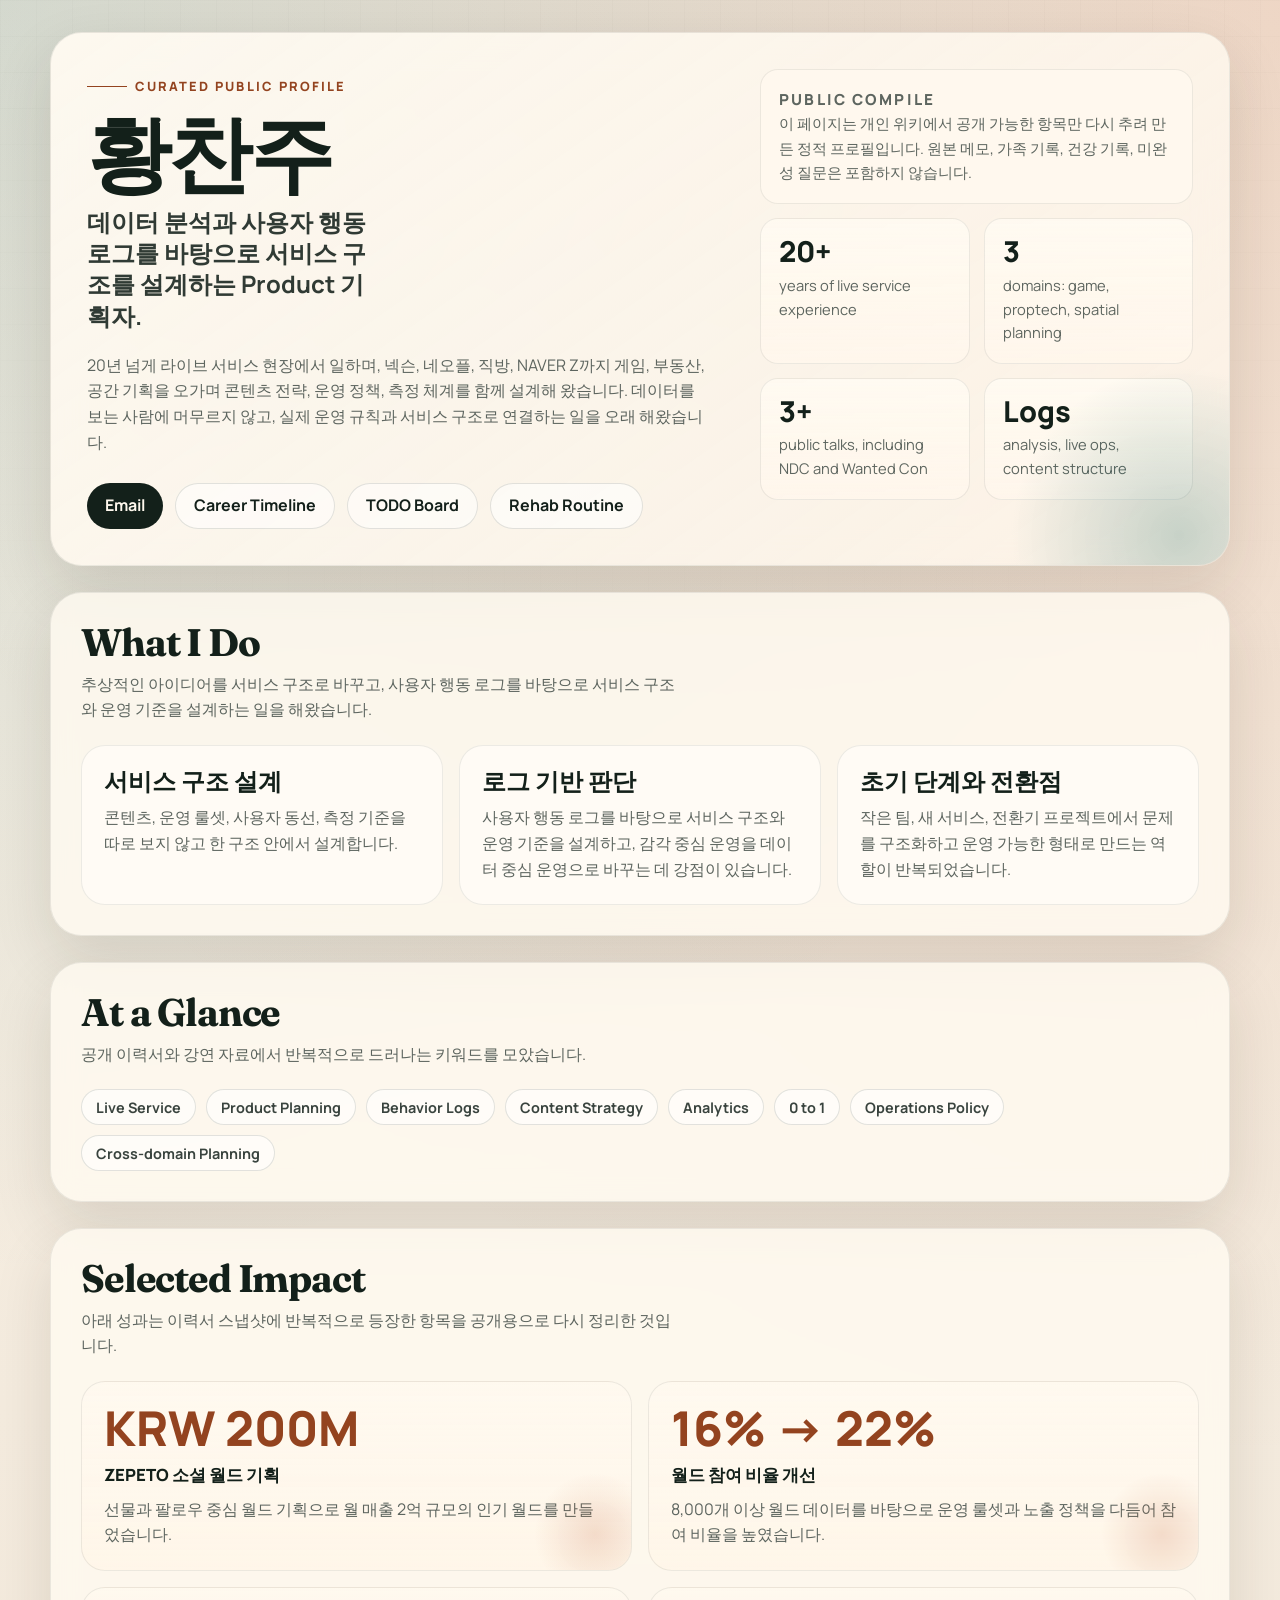
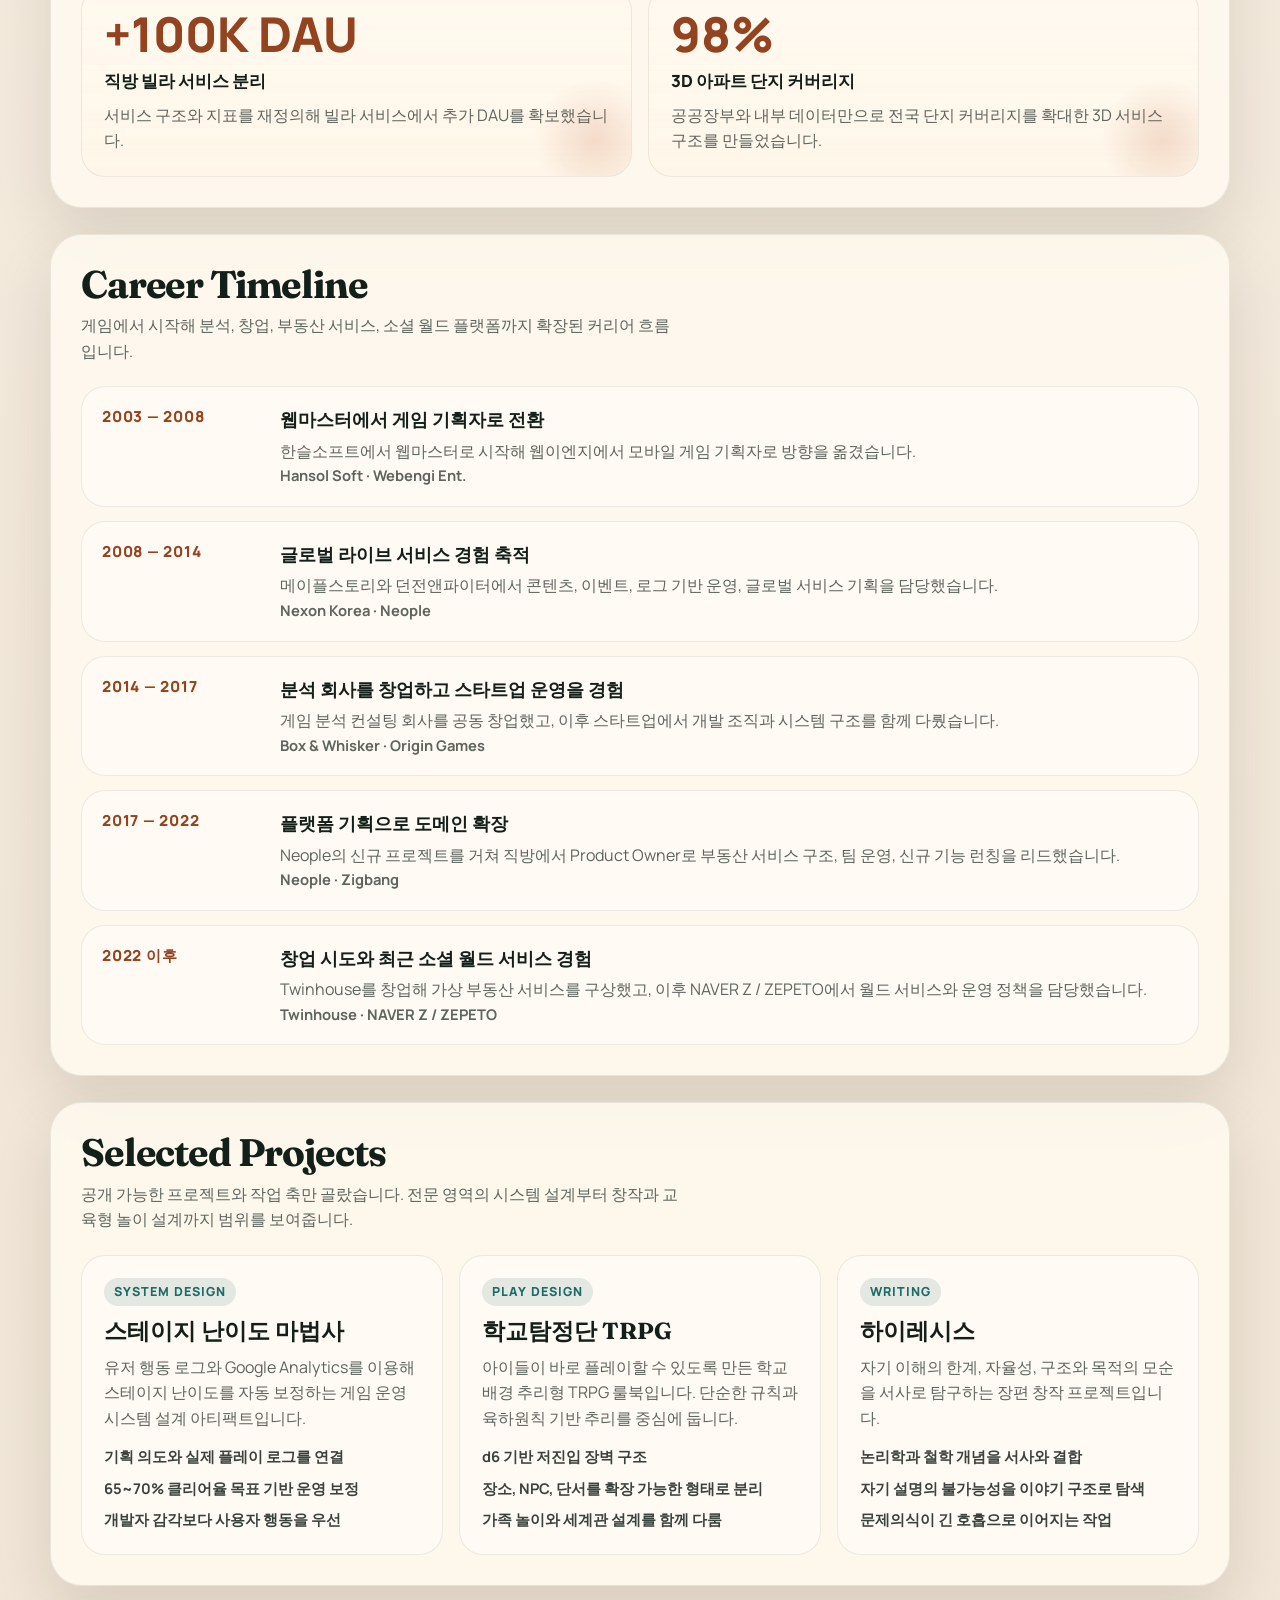
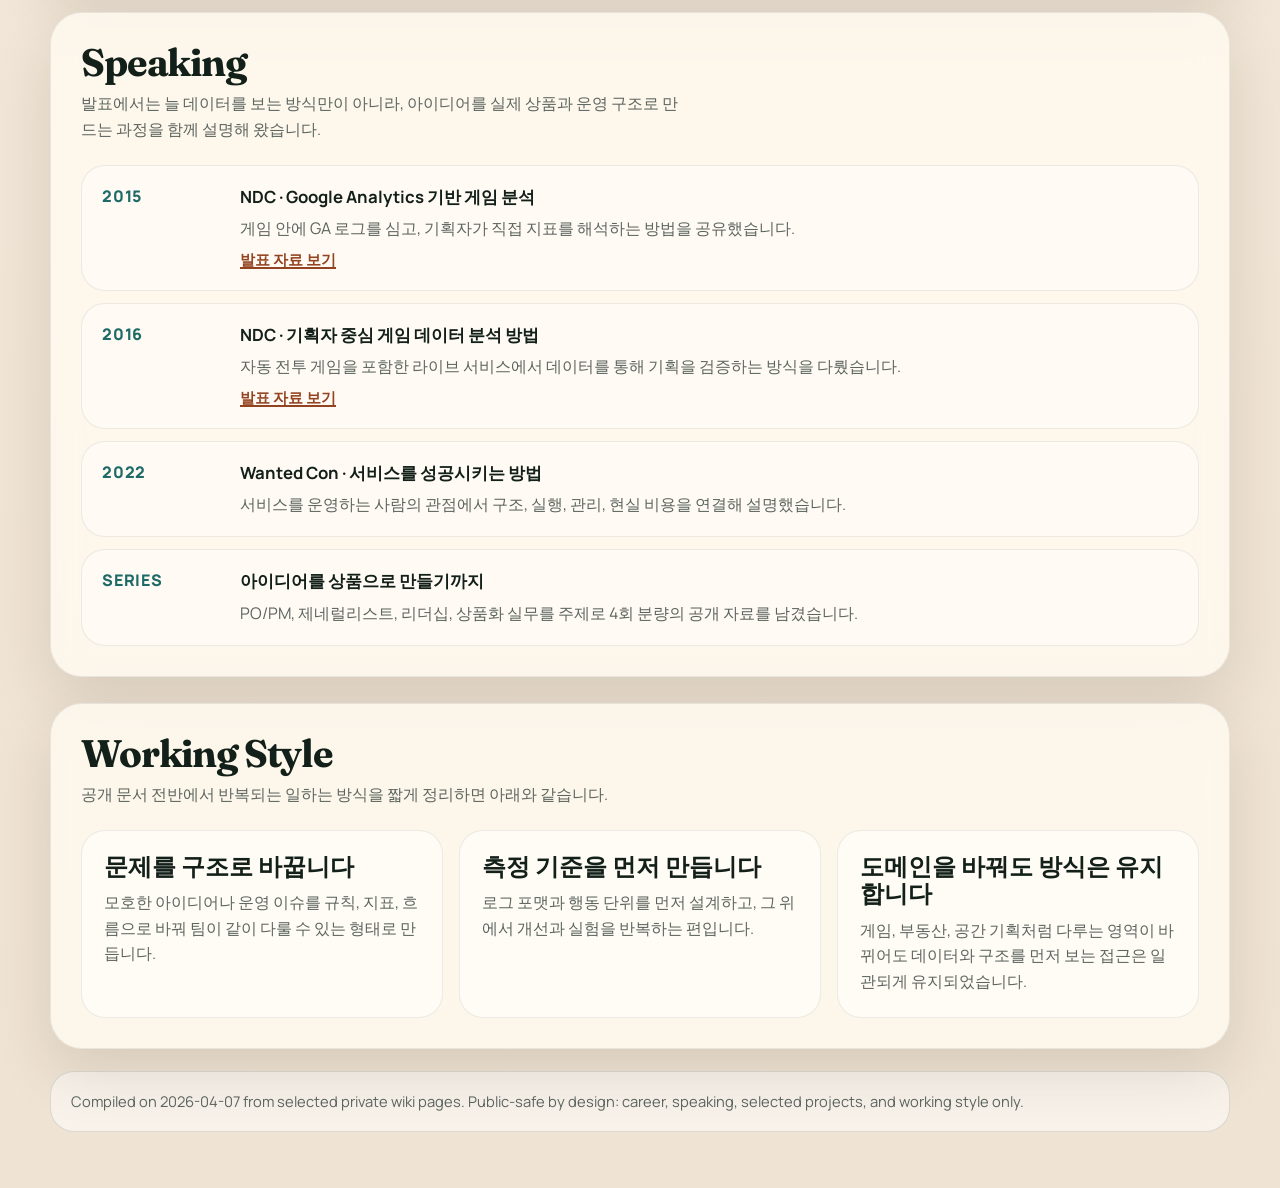
<file: index.html>
<!DOCTYPE html>
<html lang="ko">
  <head>
    <meta charset="UTF-8" />
    <meta name="viewport" content="width=device-width, initial-scale=1.0" />
    <title>황찬주 | Public Profile</title>
    <meta
      name="description"
      content="황찬주의 공개용 프로필 페이지. 20년 넘는 라이브 서비스 경험, 사용자 행동 로그를 바탕으로 서비스 구조와 운영 기준을 설계하는 Product 기획자 소개 페이지."
    />
    <link rel="preconnect" href="https://fonts.googleapis.com" />
    <link rel="preconnect" href="https://fonts.gstatic.com" crossorigin />
    <link
      href="https://fonts.googleapis.com/css2?family=Fraunces:opsz,wght@9..144,600;9..144,700&amp;family=Manrope:wght@400;500;700;800&amp;display=swap"
      rel="stylesheet"
    />
    <link rel="stylesheet" href="styles.css" />
  </head>
  <body>
    <main class="page">
      <header class="hero">
        <section>
          <p class="eyebrow">Curated Public Profile</p>
          <h1>황찬주</h1>
          <p class="hero-subtitle">
            데이터 분석과 사용자 행동 로그를 바탕으로 서비스 구조를 설계하는
            Product 기획자.
          </p>
          <p class="hero-lede">
            20년 넘게 라이브 서비스 현장에서 일하며, 넥슨, 네오플, 직방, NAVER Z까지
            게임, 부동산, 공간 기획을 오가며 콘텐츠 전략, 운영 정책, 측정 체계를
            함께 설계해 왔습니다.
            데이터를 보는 사람에 머무르지 않고, 실제 운영 규칙과 서비스 구조로
            연결하는 일을 오래 해왔습니다.
          </p>
          <div class="hero-actions">
            <a class="button" href="mailto:skaparty@gmail.com">Email</a>
            <a class="ghost-button" href="#career">Career Timeline</a>
            <a class="ghost-button" href="./tasks.html">TODO Board</a>
            <a class="ghost-button" href="./rehab.html">Rehab Routine</a>
          </div>
        </section>

        <aside class="hero-side">
          <section class="hero-note">
            <p class="hero-note-label">Public Compile</p>
            <p>
              이 페이지는 개인 위키에서 공개 가능한 항목만 다시 추려 만든 정적
              프로필입니다. 원본 메모, 가족 기록, 건강 기록, 미완성 질문은
              포함하지 않습니다.
            </p>
          </section>

          <div class="glance-grid">
            <article class="stat-card">
              <p class="stat-value">20+</p>
              <p class="stat-label">years of live service experience</p>
            </article>
            <article class="stat-card">
              <p class="stat-value">3</p>
              <p class="stat-label">domains: game, proptech, spatial planning</p>
            </article>
            <article class="stat-card">
              <p class="stat-value">3+</p>
              <p class="stat-label">public talks, including NDC and Wanted Con</p>
            </article>
            <article class="stat-card">
              <p class="stat-value">Logs</p>
              <p class="stat-label">analysis, live ops, content structure</p>
            </article>
          </div>
        </aside>
      </header>

      <section class="section">
        <div class="section-heading">
          <h2>What I Do</h2>
          <p>
            추상적인 아이디어를 서비스 구조로 바꾸고, 사용자 행동 로그를 바탕으로
            서비스 구조와 운영 기준을 설계하는 일을 해왔습니다.
          </p>
        </div>

        <div class="card-grid">
          <article class="card">
            <h3>서비스 구조 설계</h3>
            <p>
              콘텐츠, 운영 룰셋, 사용자 동선, 측정 기준을 따로 보지 않고 한
              구조 안에서 설계합니다.
            </p>
          </article>
          <article class="card">
            <h3>로그 기반 판단</h3>
            <p>
              사용자 행동 로그를 바탕으로 서비스 구조와 운영 기준을 설계하고,
              감각 중심 운영을 데이터 중심 운영으로 바꾸는 데 강점이 있습니다.
            </p>
          </article>
          <article class="card">
            <h3>초기 단계와 전환점</h3>
            <p>
              작은 팀, 새 서비스, 전환기 프로젝트에서 문제를 구조화하고 운영
              가능한 형태로 만드는 역할이 반복되었습니다.
            </p>
          </article>
        </div>
      </section>

      <section class="section">
        <div class="section-heading">
          <h2>At a Glance</h2>
          <p>
            공개 이력서와 강연 자료에서 반복적으로 드러나는 키워드를 모았습니다.
          </p>
        </div>
        <div class="pill-row">
          <span class="pill">Live Service</span>
          <span class="pill">Product Planning</span>
          <span class="pill">Behavior Logs</span>
          <span class="pill">Content Strategy</span>
          <span class="pill">Analytics</span>
          <span class="pill">0 to 1</span>
          <span class="pill">Operations Policy</span>
          <span class="pill">Cross-domain Planning</span>
        </div>
      </section>

      <section class="section">
        <div class="section-heading">
          <h2>Selected Impact</h2>
          <p>
            아래 성과는 이력서 스냅샷에 반복적으로 등장한 항목을 공개용으로
            다시 정리한 것입니다.
          </p>
        </div>

        <div class="impact-grid">
          <article class="impact-card">
            <p class="impact-number">KRW 200M</p>
            <p class="impact-title">ZEPETO 소셜 월드 기획</p>
            <p class="impact-copy">
              선물과 팔로우 중심 월드 기획으로 월 매출 2억 규모의 인기 월드를
              만들었습니다.
            </p>
          </article>
          <article class="impact-card">
            <p class="impact-number">16% → 22%</p>
            <p class="impact-title">월드 참여 비율 개선</p>
            <p class="impact-copy">
              8,000개 이상 월드 데이터를 바탕으로 운영 룰셋과 노출 정책을
              다듬어 참여 비율을 높였습니다.
            </p>
          </article>
          <article class="impact-card">
            <p class="impact-number">+100K DAU</p>
            <p class="impact-title">직방 빌라 서비스 분리</p>
            <p class="impact-copy">
              서비스 구조와 지표를 재정의해 빌라 서비스에서 추가 DAU를
              확보했습니다.
            </p>
          </article>
          <article class="impact-card">
            <p class="impact-number">98%</p>
            <p class="impact-title">3D 아파트 단지 커버리지</p>
            <p class="impact-copy">
              공공장부와 내부 데이터만으로 전국 단지 커버리지를 확대한 3D
              서비스 구조를 만들었습니다.
            </p>
          </article>
        </div>
      </section>

      <section class="section" id="career">
        <div class="section-heading">
          <h2>Career Timeline</h2>
          <p>
            게임에서 시작해 분석, 창업, 부동산 서비스, 소셜 월드 플랫폼까지
            확장된 커리어 흐름입니다.
          </p>
        </div>

        <div class="timeline">
          <article class="timeline-item">
            <div class="timeline-year">2003 — 2008</div>
            <div class="timeline-content">
              <h3>웹마스터에서 게임 기획자로 전환</h3>
              <p>
                한슬소프트에서 웹마스터로 시작해 웹이엔지에서 모바일 게임
                기획자로 방향을 옮겼습니다.
              </p>
              <p class="timeline-meta">Hansol Soft · Webengi Ent.</p>
            </div>
          </article>

          <article class="timeline-item">
            <div class="timeline-year">2008 — 2014</div>
            <div class="timeline-content">
              <h3>글로벌 라이브 서비스 경험 축적</h3>
              <p>
                메이플스토리와 던전앤파이터에서 콘텐츠, 이벤트, 로그 기반 운영,
                글로벌 서비스 기획을 담당했습니다.
              </p>
              <p class="timeline-meta">Nexon Korea · Neople</p>
            </div>
          </article>

          <article class="timeline-item">
            <div class="timeline-year">2014 — 2017</div>
            <div class="timeline-content">
              <h3>분석 회사를 창업하고 스타트업 운영을 경험</h3>
              <p>
                게임 분석 컨설팅 회사를 공동 창업했고, 이후 스타트업에서 개발
                조직과 시스템 구조를 함께 다뤘습니다.
              </p>
              <p class="timeline-meta">Box &amp; Whisker · Origin Games</p>
            </div>
          </article>

          <article class="timeline-item">
            <div class="timeline-year">2017 — 2022</div>
            <div class="timeline-content">
              <h3>플랫폼 기획으로 도메인 확장</h3>
              <p>
                Neople의 신규 프로젝트를 거쳐 직방에서 Product Owner로 부동산
                서비스 구조, 팀 운영, 신규 기능 런칭을 리드했습니다.
              </p>
              <p class="timeline-meta">Neople · Zigbang</p>
            </div>
          </article>

          <article class="timeline-item">
            <div class="timeline-year">2022 이후</div>
            <div class="timeline-content">
              <h3>창업 시도와 최근 소셜 월드 서비스 경험</h3>
              <p>
                Twinhouse를 창업해 가상 부동산 서비스를 구상했고, 이후 NAVER Z
                / ZEPETO에서 월드 서비스와 운영 정책을 담당했습니다.
              </p>
              <p class="timeline-meta">Twinhouse · NAVER Z / ZEPETO</p>
            </div>
          </article>
        </div>
      </section>

      <section class="section">
        <div class="section-heading">
          <h2>Selected Projects</h2>
          <p>
            공개 가능한 프로젝트와 작업 축만 골랐습니다. 전문 영역의 시스템
            설계부터 창작과 교육형 놀이 설계까지 범위를 보여줍니다.
          </p>
        </div>

        <div class="project-grid">
          <article class="project-card">
            <span class="project-tag">System Design</span>
            <h3>스테이지 난이도 마법사</h3>
            <p>
              유저 행동 로그와 Google Analytics를 이용해 스테이지 난이도를
              자동 보정하는 게임 운영 시스템 설계 아티팩트입니다.
            </p>
            <div class="project-points">
              <span>기획 의도와 실제 플레이 로그를 연결</span>
              <span>65~70% 클리어율 목표 기반 운영 보정</span>
              <span>개발자 감각보다 사용자 행동을 우선</span>
            </div>
          </article>

          <article class="project-card">
            <span class="project-tag">Play Design</span>
            <h3>학교탐정단 TRPG</h3>
            <p>
              아이들이 바로 플레이할 수 있도록 만든 학교 배경 추리형 TRPG
              룰북입니다. 단순한 규칙과 육하원칙 기반 추리를 중심에 둡니다.
            </p>
            <div class="project-points">
              <span>d6 기반 저진입 장벽 구조</span>
              <span>장소, NPC, 단서를 확장 가능한 형태로 분리</span>
              <span>가족 놀이와 세계관 설계를 함께 다룸</span>
            </div>
          </article>

          <article class="project-card">
            <span class="project-tag">Writing</span>
            <h3>하이레시스</h3>
            <p>
              자기 이해의 한계, 자율성, 구조와 목적의 모순을 서사로 탐구하는
              장편 창작 프로젝트입니다.
            </p>
            <div class="project-points">
              <span>논리학과 철학 개념을 서사와 결합</span>
              <span>자기 설명의 불가능성을 이야기 구조로 탐색</span>
              <span>문제의식이 긴 호흡으로 이어지는 작업</span>
            </div>
          </article>
        </div>
      </section>

      <section class="section">
        <div class="section-heading">
          <h2>Speaking</h2>
          <p>
            발표에서는 늘 데이터를 보는 방식만이 아니라, 아이디어를 실제
            상품과 운영 구조로 만드는 과정을 함께 설명해 왔습니다.
          </p>
        </div>

        <div class="speaking-list">
          <article class="speaking-item">
            <div class="speaking-year">2015</div>
            <div>
              <h3>NDC · Google Analytics 기반 게임 분석</h3>
              <p>
                게임 안에 GA 로그를 심고, 기획자가 직접 지표를 해석하는 방법을
                공유했습니다.
              </p>
              <p class="timeline-meta">
                <a href="https://ndcreplay.nexon.com/NDC2015/sessions/NDC2015_0040.html#k%5B%5D=%ED%99%A9%EC%B0%AC%EC%A3%BC" target="_blank" rel="noreferrer">
                  발표 자료 보기
                </a>
              </p>
            </div>
          </article>

          <article class="speaking-item">
            <div class="speaking-year">2016</div>
            <div>
              <h3>NDC · 기획자 중심 게임 데이터 분석 방법</h3>
              <p>
                자동 전투 게임을 포함한 라이브 서비스에서 데이터를 통해 기획을
                검증하는 방식을 다뤘습니다.
              </p>
              <p class="timeline-meta">
                <a href="https://ndcreplay.nexon.com/NDC2016/sessions/NDC2016_0013.html#k%5B%5D=%ED%99%A9%EC%B0%AC%EC%A3%BC" target="_blank" rel="noreferrer">
                  발표 자료 보기
                </a>
              </p>
            </div>
          </article>

          <article class="speaking-item">
            <div class="speaking-year">2022</div>
            <div>
              <h3>Wanted Con · 서비스를 성공시키는 방법</h3>
              <p>
                서비스를 운영하는 사람의 관점에서 구조, 실행, 관리, 현실 비용을
                연결해 설명했습니다.
              </p>
            </div>
          </article>

          <article class="speaking-item">
            <div class="speaking-year">Series</div>
            <div>
              <h3>아이디어를 상품으로 만들기까지</h3>
              <p>
                PO/PM, 제네럴리스트, 리더십, 상품화 실무를 주제로 4회 분량의
                공개 자료를 남겼습니다.
              </p>
            </div>
          </article>
        </div>
      </section>

      <section class="section">
        <div class="section-heading">
          <h2>Working Style</h2>
          <p>
            공개 문서 전반에서 반복되는 일하는 방식을 짧게 정리하면 아래와
            같습니다.
          </p>
        </div>

        <div class="card-grid">
          <article class="card">
            <h3>문제를 구조로 바꿉니다</h3>
            <p>
              모호한 아이디어나 운영 이슈를 규칙, 지표, 흐름으로 바꿔 팀이 같이
              다룰 수 있는 형태로 만듭니다.
            </p>
          </article>
          <article class="card">
            <h3>측정 기준을 먼저 만듭니다</h3>
            <p>
              로그 포맷과 행동 단위를 먼저 설계하고, 그 위에서 개선과 실험을
              반복하는 편입니다.
            </p>
          </article>
          <article class="card">
            <h3>도메인을 바꿔도 방식은 유지합니다</h3>
            <p>
              게임, 부동산, 공간 기획처럼 다루는 영역이 바뀌어도 데이터와 구조를 먼저
              보는 접근은 일관되게 유지되었습니다.
            </p>
          </article>
        </div>
      </section>

      <footer class="footer-note">
        Compiled on 2026-04-07 from selected private wiki pages. Public-safe
        by design: career, speaking, selected projects, and working style only.
      </footer>
    </main>
  </body>
</html>
</file>
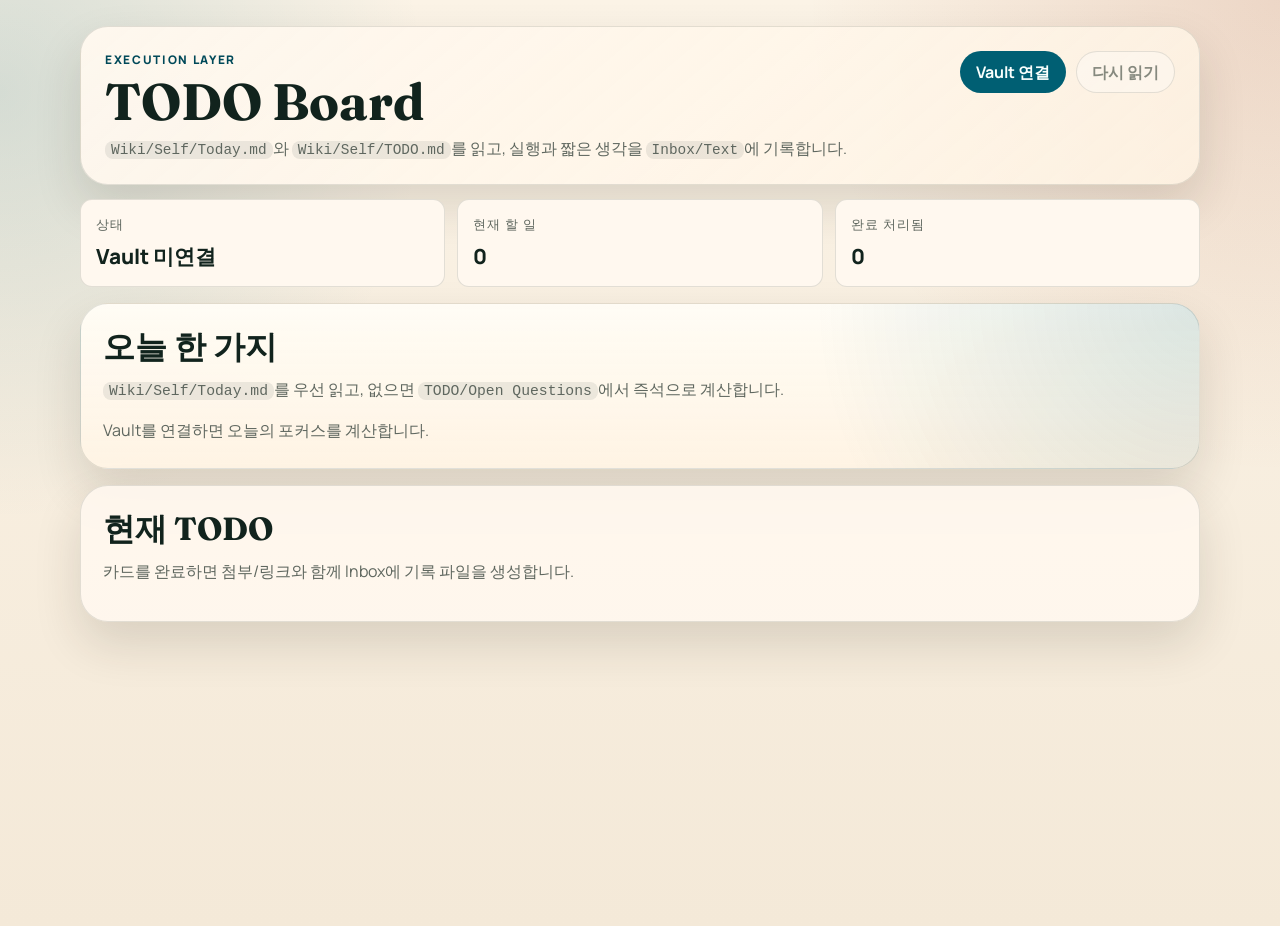
<file: tasks.html>
<!DOCTYPE html>
<html lang="ko">
  <head>
    <meta charset="UTF-8" />
    <meta name="viewport" content="width=device-width, initial-scale=1.0" />
    <title>Loglife TODO Board</title>
    <meta
      name="description"
      content="Wiki/Self/Today.md와 Wiki/Self/TODO.md를 읽고 실행과 짧은 생각을 Inbox/Text에 기록하는 개인 실행 보드"
    />
    <link rel="preconnect" href="https://fonts.googleapis.com" />
    <link rel="preconnect" href="https://fonts.gstatic.com" crossorigin />
    <link
      href="https://fonts.googleapis.com/css2?family=Fraunces:opsz,wght@9..144,600&family=Manrope:wght@400;500;700;800&display=swap"
      rel="stylesheet"
    />
    <link rel="stylesheet" href="./tasks.css" />
  </head>
  <body>
    <main class="todo-page">
      <header class="top">
        <div>
          <p class="eyebrow">Execution Layer</p>
          <h1>TODO Board</h1>
          <p class="subtitle">
            <code>Wiki/Self/Today.md</code>와 <code>Wiki/Self/TODO.md</code>를 읽고,
            실행과 짧은 생각을 <code>Inbox/Text</code>에 기록합니다.
          </p>
        </div>
        <div class="actions">
          <button id="connect-btn" class="btn primary">Vault 연결</button>
          <button id="reload-btn" class="btn ghost" disabled>다시 읽기</button>
        </div>
      </header>

      <section class="status-panel">
        <article>
          <p class="label">상태</p>
          <p id="status-text" class="value">Vault 미연결</p>
        </article>
        <article>
          <p class="label">현재 할 일</p>
          <p id="open-count" class="value">0</p>
        </article>
        <article>
          <p class="label">완료 처리됨</p>
          <p id="done-count" class="value">0</p>
        </article>
      </section>

      <section class="focus-board">
        <div class="board-head">
          <h2>오늘 한 가지</h2>
          <p>
            <code>Wiki/Self/Today.md</code>를 우선 읽고, 없으면
            <code>TODO/Open Questions</code>에서 즉석으로 계산합니다.
          </p>
        </div>
        <div id="today-focus-card" class="today-focus-card">
          <p class="empty">Vault를 연결하면 오늘의 포커스를 계산합니다.</p>
        </div>
      </section>

      <section class="board">
        <div class="board-head">
          <h2>현재 TODO</h2>
          <p>카드를 완료하면 첨부/링크와 함께 Inbox에 기록 파일을 생성합니다.</p>
        </div>
        <div id="task-list" class="task-list"></div>
      </section>
    </main>

    <dialog id="complete-dialog" class="dialog">
      <form id="complete-form" method="dialog">
        <h3>완료 처리</h3>
        <p id="dialog-task-text" class="dialog-task"></p>

        <label>
          완료 메모
          <textarea
            id="done-note"
            rows="4"
            placeholder="무엇을 했는지 짧게 적으세요"
          ></textarea>
        </label>

        <label>
          첨부 링크 (한 줄에 하나)
          <textarea
            id="done-links"
            rows="3"
            placeholder="https://example.com"
          ></textarea>
        </label>

        <label>
          파일 첨부
          <input id="done-files" type="file" multiple />
        </label>

        <p class="hint">
          저장 시 <code>Inbox/Text/web-todo-complete-*.md</code> 파일이 생기고, 첨부
          파일은 <code>Inbox/Text/attachments</code>로 복사됩니다.
        </p>

        <div class="dialog-actions">
          <button type="button" id="cancel-complete" class="btn ghost">취소</button>
          <button type="submit" class="btn primary">완료 저장</button>
        </div>
      </form>
    </dialog>

    <dialog id="today-note-dialog" class="dialog">
      <form id="today-note-form" method="dialog">
        <h3>짧은 생각 저장</h3>
        <p id="today-dialog-focus-text" class="dialog-task"></p>

        <label>
          짧은 생각
          <textarea
            id="today-note"
            rows="5"
            placeholder="오늘 떠오른 생각, 관찰, 다음 질문을 짧게 적으세요"
          ></textarea>
        </label>

        <label>
          첨부 링크 (한 줄에 하나)
          <textarea
            id="today-links"
            rows="3"
            placeholder="https://example.com"
          ></textarea>
        </label>

        <label>
          파일 첨부
          <input id="today-files" type="file" multiple />
        </label>

        <p class="hint">
          저장 시 <code>Inbox/Text/web-today-note-*.md</code> 파일이 생기고, 첨부
          파일은 <code>Inbox/Text/attachments</code>로 복사됩니다.
        </p>

        <div class="dialog-actions">
          <button type="button" id="cancel-today-note" class="btn ghost">취소</button>
          <button type="submit" class="btn primary">생각 저장</button>
        </div>
      </form>
    </dialog>

    <script type="module" src="./tasks.js"></script>
  </body>
</html>
</file>
<file: styles.css>
:root {
  --paper: #f4ecdf;
  --panel: rgba(255, 250, 241, 0.82);
  --panel-strong: #fff8ee;
  --ink: #13201a;
  --muted: #5d655f;
  --line: rgba(19, 32, 26, 0.12);
  --accent: #bf5d31;
  --accent-strong: #93431f;
  --accent-soft: rgba(191, 93, 49, 0.12);
  --teal: #1e6a67;
  --teal-soft: rgba(30, 106, 103, 0.12);
  --shadow: 0 24px 60px rgba(39, 34, 20, 0.12);
  --radius-xl: 32px;
  --radius-lg: 24px;
  --radius-md: 18px;
  --max-width: 1180px;
}

* {
  box-sizing: border-box;
}

html {
  scroll-behavior: smooth;
}

body {
  margin: 0;
  min-height: 100vh;
  color: var(--ink);
  background:
    radial-gradient(circle at top left, rgba(30, 106, 103, 0.16), transparent 28%),
    radial-gradient(circle at top right, rgba(191, 93, 49, 0.18), transparent 32%),
    linear-gradient(180deg, #f8f1e6 0%, #f2e8da 48%, #efe3d3 100%);
  font-family: "Manrope", "Avenir Next", "Segoe UI", sans-serif;
  line-height: 1.6;
}

body::before {
  content: "";
  position: fixed;
  inset: 0;
  pointer-events: none;
  background:
    linear-gradient(rgba(19, 32, 26, 0.035) 1px, transparent 1px),
    linear-gradient(90deg, rgba(19, 32, 26, 0.035) 1px, transparent 1px);
  background-size: 36px 36px;
  mask-image: linear-gradient(180deg, rgba(0, 0, 0, 0.32), transparent 88%);
}

a {
  color: inherit;
}

.page {
  position: relative;
  width: min(calc(100% - 40px), var(--max-width));
  margin: 0 auto;
  padding: 32px 0 56px;
}

.hero {
  position: relative;
  overflow: hidden;
  display: grid;
  grid-template-columns: minmax(0, 1.35fr) minmax(280px, 0.9fr);
  gap: 24px;
  padding: 36px;
  border: 1px solid rgba(19, 32, 26, 0.08);
  border-radius: var(--radius-xl);
  background: linear-gradient(145deg, rgba(255, 250, 241, 0.94), rgba(255, 247, 236, 0.78));
  box-shadow: var(--shadow);
  backdrop-filter: blur(16px);
}

.hero::after {
  content: "";
  position: absolute;
  right: -120px;
  bottom: -140px;
  width: 340px;
  height: 340px;
  border-radius: 999px;
  background: radial-gradient(circle, rgba(30, 106, 103, 0.24) 0%, rgba(30, 106, 103, 0) 70%);
}

.eyebrow {
  display: inline-flex;
  align-items: center;
  gap: 8px;
  margin: 0 0 18px;
  color: var(--accent-strong);
  font-size: 0.8rem;
  font-weight: 800;
  letter-spacing: 0.16em;
  text-transform: uppercase;
}

.eyebrow::before {
  content: "";
  display: inline-block;
  width: 40px;
  height: 1px;
  background: currentColor;
}

.hero h1,
.section-heading h2 {
  margin: 0;
  font-family: "Fraunces", "Iowan Old Style", Georgia, serif;
  font-weight: 700;
  letter-spacing: -0.03em;
}

.hero h1 {
  font-size: clamp(3rem, 7vw, 5.25rem);
  line-height: 0.92;
}

.hero-subtitle {
  max-width: 18ch;
  margin: 14px 0 0;
  color: rgba(19, 32, 26, 0.88);
  font-size: clamp(1.15rem, 2vw, 1.5rem);
  font-weight: 700;
  line-height: 1.3;
}

.hero-lede {
  max-width: 62ch;
  margin: 22px 0 0;
  color: var(--muted);
  font-size: 1rem;
}

.hero-actions {
  display: flex;
  flex-wrap: wrap;
  gap: 12px;
  margin-top: 28px;
}

.button,
.ghost-button {
  display: inline-flex;
  align-items: center;
  justify-content: center;
  min-height: 46px;
  padding: 0 18px;
  cursor: pointer;
  border-radius: 999px;
  font: inherit;
  font-weight: 700;
  text-decoration: none;
}

.button {
  border: 0;
  background: var(--ink);
  color: #fff8ee;
}

.ghost-button {
  border: 1px solid var(--line);
  background: rgba(255, 255, 255, 0.55);
}

.hero-side {
  position: relative;
  display: grid;
  gap: 14px;
  align-content: start;
}

.hero-note {
  padding: 18px;
  border-radius: var(--radius-md);
  background: var(--panel-strong);
  border: 1px solid rgba(19, 32, 26, 0.08);
}

.hero-note-label {
  margin: 0 0 8px;
  color: var(--accent-strong);
  font-size: 0.75rem;
  font-weight: 800;
  letter-spacing: 0.14em;
  text-transform: uppercase;
}

.hero-note p {
  margin: 0;
  color: var(--muted);
  font-size: 0.95rem;
}

.glance-grid {
  display: grid;
  grid-template-columns: repeat(2, minmax(0, 1fr));
  gap: 14px;
}

.stat-card {
  padding: 18px;
  border: 1px solid rgba(19, 32, 26, 0.08);
  border-radius: var(--radius-md);
  background: linear-gradient(180deg, rgba(255, 250, 241, 0.96), rgba(255, 247, 236, 0.8));
}

.stat-value {
  margin: 0;
  font-size: 1.8rem;
  font-weight: 800;
  line-height: 1;
}

.stat-label {
  margin: 8px 0 0;
  color: var(--muted);
  font-size: 0.92rem;
}

.section {
  margin-top: 26px;
  padding: 30px;
  border: 1px solid rgba(19, 32, 26, 0.08);
  border-radius: var(--radius-xl);
  background: var(--panel);
  box-shadow: var(--shadow);
  backdrop-filter: blur(14px);
}

.section-heading {
  display: grid;
  gap: 10px;
  margin-bottom: 22px;
}

.section-heading p {
  max-width: 60ch;
  margin: 0;
  color: var(--muted);
}

.section-heading h2 {
  font-size: clamp(2rem, 3vw, 3rem);
  line-height: 1;
}

.pill-row {
  display: flex;
  flex-wrap: wrap;
  gap: 10px;
}

.pill {
  display: inline-flex;
  align-items: center;
  min-height: 36px;
  padding: 0 14px;
  border-radius: 999px;
  background: rgba(255, 255, 255, 0.62);
  border: 1px solid var(--line);
  color: rgba(19, 32, 26, 0.84);
  font-size: 0.9rem;
  font-weight: 700;
}

.card-grid {
  display: grid;
  grid-template-columns: repeat(3, minmax(0, 1fr));
  gap: 16px;
}

.card {
  padding: 22px;
  border-radius: var(--radius-lg);
  border: 1px solid rgba(19, 32, 26, 0.08);
  background: rgba(255, 252, 246, 0.9);
}

.card h3 {
  margin: 0 0 10px;
  font-family: "Fraunces", "Iowan Old Style", Georgia, serif;
  font-size: 1.5rem;
  line-height: 1.15;
}

.card p {
  margin: 0;
  color: var(--muted);
}

.impact-grid {
  display: grid;
  grid-template-columns: repeat(2, minmax(0, 1fr));
  gap: 16px;
}

.impact-card {
  position: relative;
  overflow: hidden;
  padding: 22px;
  border-radius: var(--radius-lg);
  background: linear-gradient(180deg, rgba(255, 249, 239, 0.95), rgba(255, 245, 232, 0.82));
  border: 1px solid rgba(19, 32, 26, 0.08);
}

.impact-card::before {
  content: "";
  position: absolute;
  inset: auto -24px -24px auto;
  width: 120px;
  height: 120px;
  border-radius: 999px;
  background: radial-gradient(circle, rgba(191, 93, 49, 0.18) 0%, rgba(191, 93, 49, 0) 72%);
}

.impact-number {
  margin: 0;
  color: var(--accent-strong);
  font-size: clamp(2rem, 4vw, 3rem);
  font-weight: 800;
  line-height: 1;
}

.impact-title {
  margin: 10px 0 0;
  font-size: 1.05rem;
  font-weight: 800;
}

.impact-copy {
  margin: 8px 0 0;
  color: var(--muted);
}

.timeline {
  display: grid;
  gap: 14px;
}

.timeline-item {
  display: grid;
  grid-template-columns: 160px minmax(0, 1fr);
  gap: 18px;
  padding: 18px 20px;
  border-radius: var(--radius-lg);
  border: 1px solid rgba(19, 32, 26, 0.08);
  background: rgba(255, 251, 244, 0.92);
}

.timeline-year {
  color: var(--accent-strong);
  font-size: 0.95rem;
  font-weight: 800;
  letter-spacing: 0.05em;
  text-transform: uppercase;
}

.timeline-content h3 {
  margin: 0 0 4px;
  font-size: 1.15rem;
}

.timeline-content p {
  margin: 0;
  color: var(--muted);
}

.timeline-meta {
  margin-top: 8px;
  color: rgba(19, 32, 26, 0.8);
  font-size: 0.92rem;
  font-weight: 700;
}

.timeline-meta a {
  color: var(--accent-strong);
  text-decoration-thickness: 1.5px;
  text-underline-offset: 0.16em;
}

.project-grid {
  display: grid;
  grid-template-columns: repeat(3, minmax(0, 1fr));
  gap: 16px;
}

.project-card {
  padding: 22px;
  border-radius: var(--radius-lg);
  border: 1px solid rgba(19, 32, 26, 0.08);
  background: rgba(255, 251, 244, 0.92);
}

.project-tag {
  display: inline-flex;
  align-items: center;
  min-height: 28px;
  padding: 0 10px;
  border-radius: 999px;
  background: var(--teal-soft);
  color: var(--teal);
  font-size: 0.78rem;
  font-weight: 800;
  letter-spacing: 0.08em;
  text-transform: uppercase;
}

.project-card h3 {
  margin: 12px 0 10px;
  font-family: "Fraunces", "Iowan Old Style", Georgia, serif;
  font-size: 1.45rem;
  line-height: 1.15;
}

.project-card p {
  margin: 0;
  color: var(--muted);
}

.project-points {
  display: grid;
  gap: 8px;
  margin-top: 14px;
}

.project-points span {
  color: rgba(19, 32, 26, 0.84);
  font-size: 0.92rem;
  font-weight: 700;
}

.speaking-list {
  display: grid;
  gap: 12px;
}

.speaking-item {
  display: grid;
  grid-template-columns: 120px minmax(0, 1fr);
  gap: 18px;
  padding: 18px 20px;
  border-radius: var(--radius-lg);
  border: 1px solid rgba(19, 32, 26, 0.08);
  background: rgba(255, 251, 244, 0.9);
}

.speaking-year {
  color: var(--teal);
  font-weight: 800;
  letter-spacing: 0.05em;
  text-transform: uppercase;
}

.speaking-item h3 {
  margin: 0;
  font-size: 1.05rem;
}

.speaking-item p {
  margin: 6px 0 0;
  color: var(--muted);
}

.footer-note {
  margin-top: 22px;
  padding: 18px 20px;
  border-radius: var(--radius-lg);
  background: rgba(255, 255, 255, 0.54);
  border: 1px solid var(--line);
  color: var(--muted);
  font-size: 0.92rem;
}

@media (max-width: 980px) {
  .hero,
  .card-grid,
  .impact-grid,
  .project-grid {
    grid-template-columns: 1fr;
  }

  .timeline-item,
  .speaking-item {
    grid-template-columns: 1fr;
    gap: 8px;
  }
}

@media (max-width: 720px) {
  .page {
    width: min(calc(100% - 24px), var(--max-width));
    padding-top: 20px;
    padding-bottom: 30px;
  }

  .hero,
  .section {
    padding: 22px;
    border-radius: 24px;
  }

  .glance-grid {
    grid-template-columns: 1fr;
  }

  .hero h1 {
    font-size: 2.7rem;
  }

  .section-heading h2 {
    font-size: 2rem;
  }
}
</file>
<file: tasks.css>
:root {
  --bg0: #f6eee2;
  --bg1: #fff8ef;
  --ink: #11231d;
  --muted: #5f675f;
  --line: rgba(17, 35, 29, 0.12);
  --line-strong: rgba(17, 35, 29, 0.22);
  --accent: #005f73;
  --accent-strong: #004959;
  --accent-soft: rgba(0, 95, 115, 0.12);
  --ok: #166534;
  --warn: #9a3412;
  --shadow: 0 22px 48px rgba(42, 33, 20, 0.14);
  --radius-xl: 28px;
  --radius-lg: 18px;
  --radius-md: 12px;
}

* {
  box-sizing: border-box;
}

body {
  margin: 0;
  min-height: 100vh;
  color: var(--ink);
  background:
    radial-gradient(circle at 0% 10%, rgba(0, 95, 115, 0.15), transparent 28%),
    radial-gradient(circle at 100% 0%, rgba(154, 52, 18, 0.15), transparent 30%),
    linear-gradient(180deg, #fbf3e6 0%, #f4e9d8 100%);
  font-family: "Manrope", "Avenir Next", "Segoe UI", sans-serif;
}

code {
  padding: 1px 6px;
  border-radius: 8px;
  background: rgba(17, 35, 29, 0.08);
  font-family: "SFMono-Regular", Menlo, Consolas, monospace;
  font-size: 0.92em;
}

.todo-page {
  width: min(1120px, calc(100% - 36px));
  margin: 26px auto 40px;
}

.top {
  display: flex;
  justify-content: space-between;
  gap: 18px;
  padding: 24px;
  border: 1px solid var(--line);
  border-radius: var(--radius-xl);
  background: linear-gradient(140deg, rgba(255, 248, 239, 0.95), rgba(255, 244, 228, 0.8));
  box-shadow: var(--shadow);
}

.eyebrow {
  margin: 0 0 8px;
  color: var(--accent-strong);
  font-weight: 800;
  font-size: 0.74rem;
  letter-spacing: 0.14em;
  text-transform: uppercase;
}

h1 {
  margin: 0;
  font-family: "Fraunces", Georgia, serif;
  font-size: clamp(2rem, 4vw, 3.2rem);
  line-height: 1;
}

.subtitle {
  margin: 10px 0 0;
  color: var(--muted);
  font-size: 0.98rem;
}

.actions {
  display: flex;
  align-items: flex-start;
  gap: 10px;
}

.btn {
  min-height: 42px;
  padding: 0 15px;
  border: 1px solid transparent;
  border-radius: 999px;
  font: inherit;
  font-weight: 700;
  cursor: pointer;
}

.btn:disabled {
  opacity: 0.5;
  cursor: not-allowed;
}

.btn.primary {
  color: #f9fffd;
  background: var(--accent);
}

.btn.primary:hover:not(:disabled) {
  background: var(--accent-strong);
}

.btn.ghost {
  color: var(--ink);
  border-color: var(--line-strong);
  background: rgba(255, 255, 255, 0.65);
}

.status-panel {
  margin-top: 14px;
  display: grid;
  grid-template-columns: repeat(3, minmax(0, 1fr));
  gap: 12px;
}

.status-panel article {
  padding: 15px;
  border: 1px solid var(--line);
  border-radius: var(--radius-md);
  background: var(--bg1);
}

.label {
  margin: 0;
  color: var(--muted);
  font-size: 0.8rem;
  text-transform: uppercase;
  letter-spacing: 0.08em;
}

.value {
  margin: 8px 0 0;
  font-size: 1.3rem;
  font-weight: 800;
}

.board {
  margin-top: 16px;
  padding: 22px;
  border: 1px solid var(--line);
  border-radius: var(--radius-xl);
  background: rgba(255, 248, 239, 0.9);
  box-shadow: var(--shadow);
}

.focus-board {
  margin-top: 16px;
  padding: 22px;
  border: 1px solid var(--line);
  border-radius: var(--radius-xl);
  background:
    radial-gradient(circle at 100% 0%, rgba(0, 95, 115, 0.14), transparent 34%),
    linear-gradient(180deg, rgba(255, 252, 245, 0.98), rgba(255, 244, 228, 0.92));
  box-shadow: var(--shadow);
}

.board-head h2 {
  margin: 0;
  font-family: "Fraunces", Georgia, serif;
  font-size: 2rem;
}

.board-head p {
  margin: 8px 0 0;
  color: var(--muted);
}

.task-list {
  margin-top: 16px;
  display: grid;
  gap: 12px;
}

.today-focus-card {
  margin-top: 16px;
}

.focus-card {
  display: grid;
  gap: 16px;
  padding: 18px;
  border: 1px solid var(--line);
  border-radius: var(--radius-lg);
  background: linear-gradient(180deg, #fffaf3, #fff3e4);
}

.focus-card.writing {
  border-color: rgba(154, 52, 18, 0.26);
  background: linear-gradient(180deg, rgba(255, 246, 238, 0.96), rgba(255, 238, 225, 0.92));
}

.focus-card.todo {
  border-color: rgba(0, 95, 115, 0.22);
}

.focus-meta {
  display: flex;
  justify-content: space-between;
  align-items: flex-start;
  gap: 12px;
}

.focus-meta p {
  margin: 0;
}

.focus-mode {
  display: inline-flex;
  align-items: center;
  min-height: 28px;
  padding: 0 10px;
  border-radius: 999px;
  color: #083d33;
  background: rgba(0, 95, 115, 0.12);
  font-size: 0.76rem;
  font-weight: 800;
  letter-spacing: 0.08em;
  text-transform: uppercase;
}

.focus-card.writing .focus-mode {
  color: #7c2d12;
  background: rgba(154, 52, 18, 0.12);
}

.focus-title {
  margin: 0;
  font-size: clamp(1.18rem, 2vw, 1.5rem);
  line-height: 1.45;
}

.focus-reason {
  margin: 0;
  color: var(--muted);
}

.prompt-list {
  margin: 0;
  padding-left: 18px;
}

.prompt-list li {
  margin: 5px 0;
}

.task-item {
  border: 1px solid var(--line);
  border-radius: var(--radius-lg);
  background: linear-gradient(180deg, #fffaf2, #fff4e8);
  padding: 15px;
}

.task-item.done {
  border-color: rgba(22, 101, 52, 0.34);
  background: linear-gradient(180deg, rgba(231, 253, 241, 0.9), rgba(224, 252, 238, 0.85));
}

.task-top {
  display: flex;
  justify-content: space-between;
  gap: 12px;
}

.task-text {
  margin: 0;
  font-size: 1rem;
  font-weight: 700;
}

.task-actions {
  display: flex;
  align-items: center;
  gap: 8px;
}

.status-chip {
  display: inline-flex;
  align-items: center;
  min-height: 26px;
  padding: 0 9px;
  border-radius: 999px;
  font-size: 0.75rem;
  font-weight: 800;
  letter-spacing: 0.08em;
  text-transform: uppercase;
}

.status-chip.open {
  color: #0a3f35;
  background: var(--accent-soft);
}

.status-chip.done {
  color: #0d4b29;
  background: rgba(22, 101, 52, 0.16);
}

.evidence {
  margin: 10px 0 0;
  padding: 0 0 0 18px;
  color: var(--muted);
}

.evidence li {
  margin: 3px 0;
}

.evidence a {
  color: var(--accent-strong);
}

.empty {
  margin: 18px 0 4px;
  color: var(--muted);
}

.dialog {
  width: min(620px, calc(100% - 28px));
  border: 1px solid var(--line);
  border-radius: var(--radius-lg);
  padding: 0;
  background: #fffaf2;
  box-shadow: var(--shadow);
}

.dialog::backdrop {
  background: rgba(8, 13, 12, 0.4);
}

.dialog form {
  padding: 20px;
  display: grid;
  gap: 12px;
}

.dialog h3 {
  margin: 0;
  font-family: "Fraunces", Georgia, serif;
  font-size: 1.6rem;
}

.dialog-task {
  margin: 0;
  color: var(--muted);
}

.dialog label {
  display: grid;
  gap: 6px;
  font-size: 0.93rem;
  font-weight: 700;
}

.dialog textarea,
.dialog input[type="file"] {
  width: 100%;
  border: 1px solid var(--line-strong);
  border-radius: 12px;
  background: #fffdf7;
  font: inherit;
}

.dialog textarea {
  padding: 9px 10px;
  resize: vertical;
}

.dialog input[type="file"] {
  padding: 9px;
}

.hint {
  margin: 0;
  color: var(--warn);
  font-size: 0.85rem;
}

.dialog-actions {
  display: flex;
  justify-content: flex-end;
  gap: 8px;
}

@media (max-width: 880px) {
  .top {
    flex-direction: column;
  }

  .actions {
    align-items: stretch;
  }

  .status-panel {
    grid-template-columns: 1fr;
  }
}
</file>
